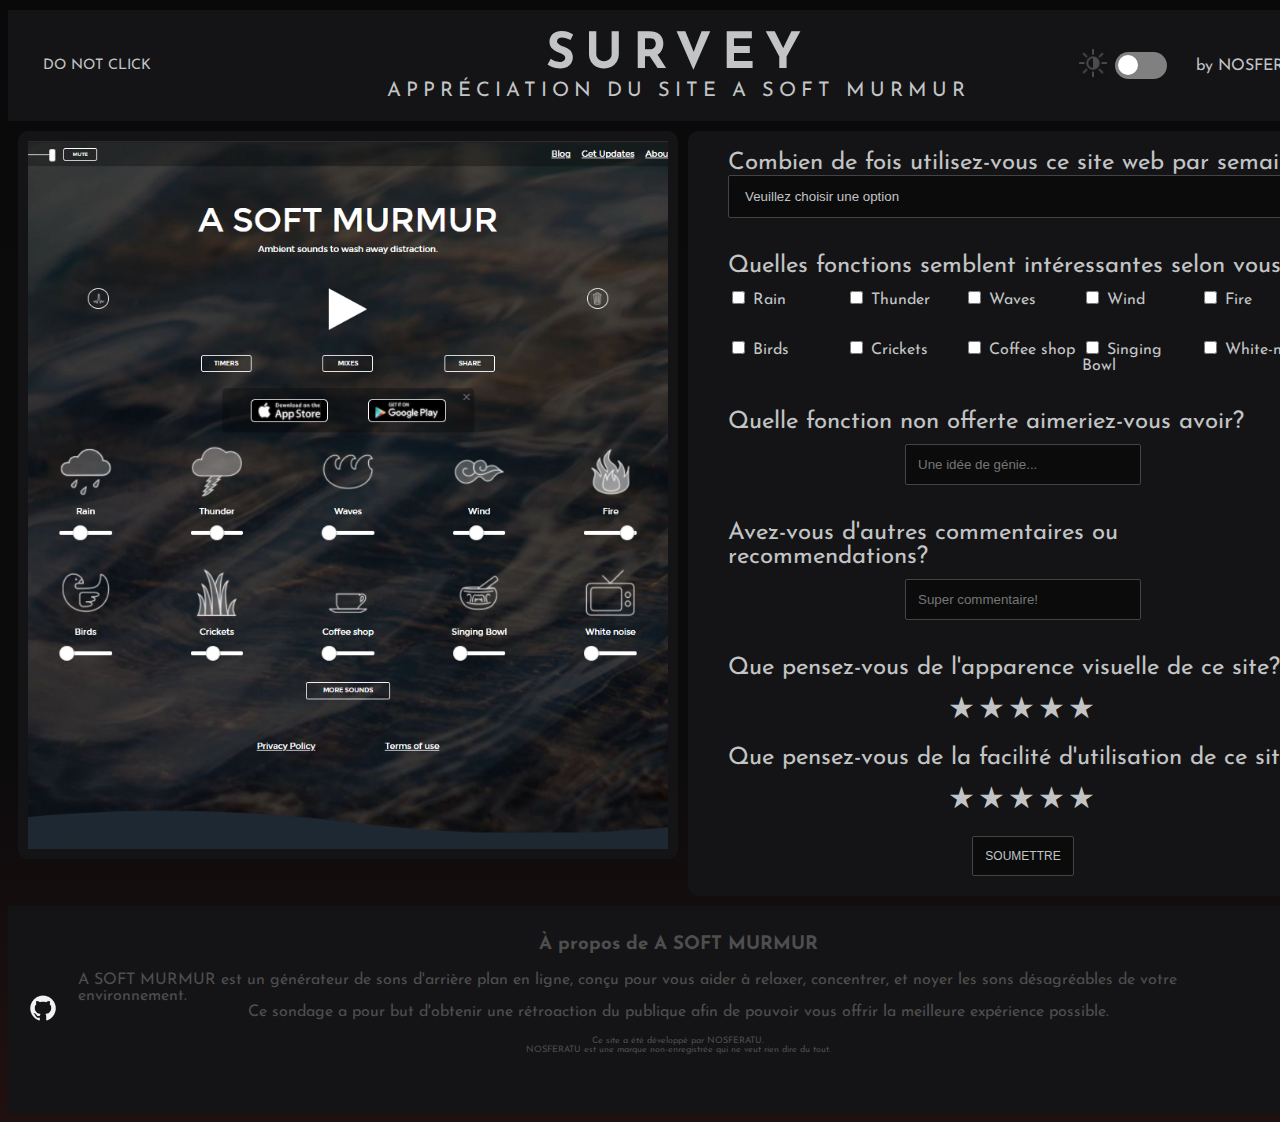
<file: index.html>
<!DOCTYPE html>
<html>

    <head>
        <meta charset="utf-8" />
        <title>Survey</title>
        <link rel="preconnect" href="https://fonts.gstatic.com">
        <link href="https://fonts.googleapis.com/css2?family=Josefin+Sans:wght@100;200&display=swap" rel="stylesheet">
        <link rel="stylesheet" href="styles.css">
        <script src="script.js" defer></script>
    </head>
    <body>
        <div class="container">
            <div class="nav-wrapper">
                <div class="left-side">
                    <div class="nav-link-wrapper">
                        <a href="uClicked.html">Do not click</a>
                    </div>

                </div>
                <div class="middle">
                    <h1>SURVEY</h1>
                    <p2>Appréciation du site A SOFT MURMUR</p2>
                </div>
                <div class="right-side">
                    <div class="light-dark-img">
                        <img src="images/light-dark.png" alt="Github repo" width="30" height="30">
                    </div>
                    <div class="toggle-container">
                        <input type="checkbox" id="switch" name="theme" /><label for="switch">Toggle</label>
                    </div>
                    <div class="nav-brand-wrapper">
                        by NOSFERATU
                    </div>
                </div>
            </div>
            <div class="content-wrapper">
                <div class="survey-items-wrapper">
                    
                    <a href="https://asoftmurmur.com" target="_blank">    
                        <div class="survey-item-wrapper">
                            <div class="UI-to-survey" style="background-image:url(images/UI2.PNG);"></div>
                            <div class="img-text-wrapper">
                                Analysez ce site web
                            </div>
                        </div>
                    </a>
                    <div class="survey-questions-wrapper">
                        <form>
                            <div class="row">
                                <div class="question">Combien de fois utilisez-vous ce site web par semaine?</div>
                                <select id="jours" name="jours">
                                    <option value="choisir">Veuillez choisir une option</option>
                                    <option value="0">0</option>
                                    <option value="1-2">1-2</option>
                                    <option value="3-5">3-5</option>
                                    <option value="6-7">6-7</option>
                                </select>
                            </div><br>
                            <div class="question">Quelles fonctions semblent intéressantes selon vous?</div>
                            <div class="checkboxes">
                                <div class="row">
                                    <input type="checkbox" id="Rain" name="fonction" value="Rain">
                                    <label for="Rain"> Rain</label><br>
                                </div>
                                <div class="row">
                                    <input type="checkbox" id="Thunder" name="fonction" value="Thunder">
                                    <label for="Thunder"> Thunder</label><br>
                                </div>
                                <div class="row">
                                    <input type="checkbox" id="Waves" name="fonction" value="Waves">
                                    <label for="Waves"> Waves</label>
                                </div>
                                <div class="row">
                                    <input type="checkbox" id="Wind" name="fonction" value="Wind">
                                    <label for="Wind"> Wind</label><br>
                                </div>
                                <div class="row">
                                    <input type="checkbox" id="Fire" name="fonction" value="Fire">
                                    <label for="Fire"> Fire</label><br>
                                </div>
                                <div class="row">
                                    <input type="checkbox" id="Birds" name="fonction" value="Birds">
                                    <label for="Birds"> Birds</label>
                                </div>
                                <div class="row">
                                    <input type="checkbox" id="Crickets" name="fonction" value="Crickets">
                                    <label for="Crickets"> Crickets</label>
                                </div>
                                <div class="row">
                                    <input type="checkbox" id="Coffee-shop" name="fonction" value="Coffee-shop">
                                    <label for="Coffee-shop"> Coffee shop</label><br>
                                </div>
                                <div class="row">
                                    <input type="checkbox" id="Singing-Bowl" name="fonction" value="Singing-Bowl">
                                    <label for="Singing-Bowl"> Singing Bowl</label><br>
                                </div>
                                <div class="row">
                                    <input type="checkbox" id="White-noise" name="fonction" value="White-noise">
                                    <label for="White-noise"> White-noise</label>
                                </div>
                            </div><br>
                            <div class="question">Quelle fonction non offerte aimeriez-vous avoir?</div>
                            <input type="text" id="idea" name="idea"  placeholder="Une idée de génie..."><br>
                            <div class="question">Avez-vous d'autres commentaires ou recommendations?</div>
                            <input type="text" id="commentaires" name="commentaires" placeholder="Super commentaire!"><br>
                            <div class="question">Que pensez-vous de l'apparence visuelle de ce site?</div>
                            <div class="rate">
                                <input type="radio" id="star5" name="rate" value="1" />
                                <label for="star5" title="text">5 stars</label>
                                <input type="radio" id="star4" name="rate" value="2" />
                                <label for="star4" title="text">4 stars</label>
                                <input type="radio" id="star3" name="rate" value="3" />
                                <label for="star3" title="text">3 stars</label>
                                <input type="radio" id="star2" name="rate" value="4" />
                                <label for="star2" title="text">2 stars</label>
                                <input type="radio" id="star1" name="rate" value="5" />
                                <label for="star1" title="text">1 star</label>
                            </div>
                            <div class="question">Que pensez-vous de la facilité d'utilisation de ce site?</div>
                            <div class="rate">
                                <input type="radio" id="star6" name="rate2" value="1" />
                                <label for="star6" title="text">6 stars</label>
                                <input type="radio" id="star7" name="rate2" value="2" />
                                <label for="star7" title="text">7 stars</label>
                                <input type="radio" id="star8" name="rate2" value="3" />
                                <label for="star8" title="text">8 stars</label>
                                <input type="radio" id="star9" name="rate2" value="4" />
                                <label for="star9" title="text">9 stars</label>
                                <input type="radio" id="star10" name="rate2" value="5" />
                                <label for="star10" title="text">10 stars</label>
                            </div>
                            
                            <div class="soumettre">
                                <input type="submit" value="Soumettre">
                            </div>
                        </form>
                    </div>
                </div>
                
            </div>
        <div class="page-bottom">
            <div class="bottom-side">
                <a href="https://github.com/4nn3-50ph13/SEG-3525-Survey" target="_blank">    
                    <img src="images/logo.png" alt="Github repo" width="30" height="30">
                </a>
            </div>
            <div class="bottom-centre">
                <h3>À propos de A SOFT MURMUR</h3>
                <p3>A SOFT MURMUR est un générateur de sons d'arrière plan en ligne, conçu pour
                    vous aider à relaxer, concentrer, et noyer les sons désagréables de votre environnement.
                </p3>
                <p4>
                    Ce sondage a pour but d'obtenir une rétroaction du publique afin de pouvoir 
                    vous offrir la meilleure expérience possible.
                </p4>
                <br>
                <p6>
                    Ce site a été développé par NOSFERATU. 
                </p6>
                <p6>
                    NOSFERATU est une marque non-enregistrée qui ne veut rien dire du tout. 
                </p6>
            </div>
            <div class="bottom-side">
                <a href="https://github.com/4nn3-50ph13/SEG-3525-Survey" target="_blank">    
                    <img src="images/logo.png" alt="Github repo" width="30" height="30">
                </a>
            </div>
        </div>
        </div>
    </body>
</html>
</file>
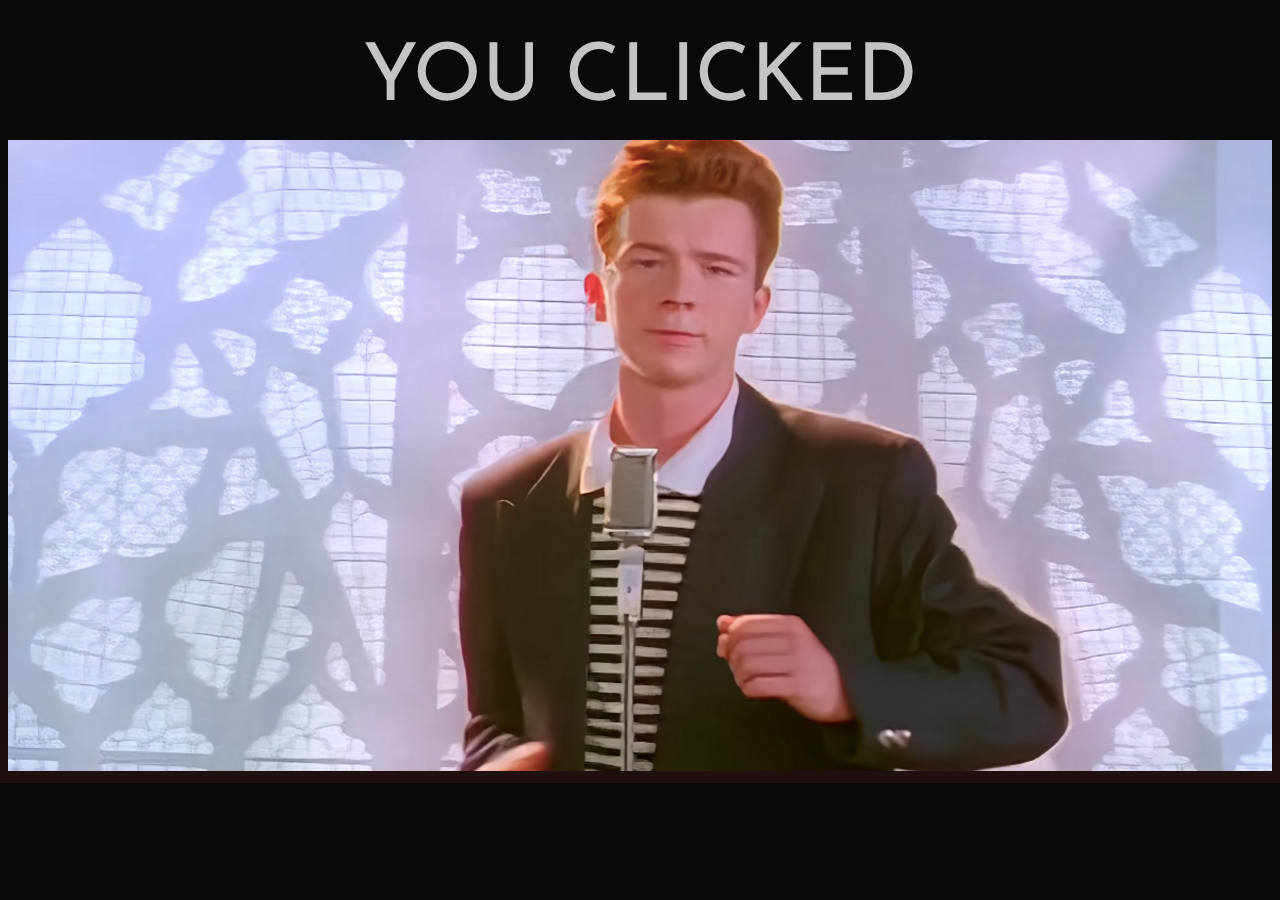
<file: uClicked.html>
<!DOCTYPE html>
<html>

    <head>
        <meta charset="utf-8" />
        <title>Survey</title>
        <link rel="preconnect" href="https://fonts.gstatic.com">
<link href="https://fonts.googleapis.com/css2?family=Josefin+Sans:wght@100;200&display=swap" rel="stylesheet">
        <link rel="stylesheet" href="styles.css">
    </head>
    <body>
        <div class="whydidyouclick">
            <a href="index.html">YOU CLICKED</a>
        </div>
        <div class="rick-roll">
            <img src="images/rick.png" alt="" width="100%">
        </div>
    </body>
</html>
</file>
<file: styles.css>
/* --- G E N E R A L --- */
:root {
    color-scheme: light dark; /* both supported */
}

html {
    --foreground-color: rgb(20, 20, 22);
    --background-color: rgb(11, 11, 12);
    --background-color2: rgb(9, 9, 10);
    --reddish-accent-color: rgb(33, 16, 16);
    --text-color: rgb(194, 196, 197);
    --accent-color: #da681d;
}

html[data-theme='dark'] {
    --foreground-color: rgb(178, 183, 184);
    --background-color: rgb(151, 135, 135);
    --background-color2: #49535ea9;
    --text-color: rgb(36, 36, 36);
    --reddish-accent-color: #3c281e;
    --accent-color: #92603e;
}

body {
    font-family: 'Josefin Sans', sans-serif;
    margin-top: 10px;
    background-color: var(--background-color);
    background-image: linear-gradient( var(--background-color2), var(--background-color), var(--background-color), var(--reddish-accent-color));
}

h1 {
    font-size: 50px;
    letter-spacing: 10px;
    color: var(--text-color);
    text-transform: uppercase;
    margin: 0px;
    text-align: center;
}

p2 {
    font-size: 20px;
    letter-spacing: 5px;
    color: var(--text-color);
    text-transform: uppercase;
    margin: 0px;
    text-align: center;
    display: flex;
    justify-content: center;
}

p6 {
    font-size: 9px;
}

.container {
    display: grid;
    grid-template-columns: 1fr;
}

.content-wrapper {
    height: fit-content;
}

.nav-wrapper {
    background-color:var(--foreground-color);
    padding: 20px;
    display: grid;
    grid-template-columns: 250px auto 250px;
}

.nav-wrapper > .left-side > div {
    font-size: 0.9em;
}

.left-side {
    display: flex;
    text-transform: uppercase;
    padding: 6px;
    text-align: center;
    align-items: center;
}

.right-side {
    display: flex;
    align-items: center;
}

/* The switch - the box around the slider */

.toggle-container {
    padding-right: 20px;
}

.toggle-container > input[type=checkbox]{
	height: 0;
	width: 0;
	visibility: hidden;
}

.toggle-container > label {
	cursor: pointer;
	text-indent: -9999px;
	width: 52px;
	height: 27px;
	background: grey;
	float: right;
	border-radius: 100px;
	position: relative;
}

.toggle-container > label:after {
	content: '';
	position: absolute;
	top: 3px;
	left: 3px;
	width: 20px;
	height: 20px;
	background: #fff;
	border-radius: 90px;
	transition: 0.3s;
}

.toggle-container > input:checked + label {
	background: var(--background-color);
}

.toggle-container > input:checked + label:after {
	left: calc(100% - 5px);
	transform: translateX(-100%);
}

.toggle-container > label:active:after {
	width: 45px;
}

html.transition,
html.transition *,
html.transition *:before,
html.transition *:after {
  transition: all 750ms !important;
  transition-delay: 0 !important;
}

/* --- N A V  B R A N D / R I G T H  S I D E --- */

.nav-brand-wrapper {
    border: 3px solid transparent;
    padding: 6px;
    color: var(--text-color);
    text-decoration: none;
    text-align: right;
    transition: border-bottom 0.5s;
}

.nav-brand-wrapper a {
    color: rgb(194, 196, 197);
    text-decoration: none;
    transition: color 0.5s;
}

.nav-brand-wrapper:hover {
    border: 3px solid rgb(194, 196, 197);
}

.nav-brand-wrapper a:hover {
    color: rgb(194, 196, 197);
}
/* --- N A V  L I N K --- */
.nav-link-wrapper {
    border: 3px solid transparent;
    padding: 6px;
    display: flex;
    color: var(--text-color);
    text-decoration: none;
    border-bottom: 3px solid transparent;
    transition: border-bottom 0.5s;
}

.nav-link-wrapper a {
    color: var(--text-color);
    text-decoration: none;
    transition: color 0.5s;
}

.nav-link-wrapper:hover {
    border-bottom: 3px solid rgb(194, 196, 197);
}

.nav-link-wrapper a:hover {
    color: var(--text-color);
}

/* --- S U R V E Y  B O D Y --- */

.survey-items-wrapper {
    margin-left: auto;
    margin-right: auto;
    padding: 10px;
    height: fit-content;
    max-width: 1400px;
    width: auto;
    display: grid;
    grid-template-columns: auto auto;
    column-gap: 10px;
}
.survey-item-wrapper {
    min-width: 640px;
    max-width: 690px;
    border-radius: 10px;
    position: relative;
    filter: brightness(100%);
    padding: 10px;
    background-color:var(--foreground-color);
}

.UI-to-survey {
    height: 708px;
    width: 100%;
    background-size: cover;
    background-position: center;
    background-repeat: no-repeat;
    transition: filter .5s ease;
}

.img-text-wrapper {
    position: absolute;
    top: 0;
    width: 95%;
    display: flex;
    flex-direction: column;
    justify-content: center;
    text-align: center;
    align-items: center;
    height: 90%;
    font-size: 45px;
    text-transform: uppercase;
    filter: opacity(0%);
    transition: filter .5s ease;
    color: rgb(194, 196, 197);
    text-decoration: none;
}
.img-text-wrapper a{
    text-decoration: none;
}

.survey-item-wrapper:hover .img-text-wrapper {
    filter: opacity(100%);
    transition: filter .5s ease;
}

.survey-item-wrapper:hover .UI-to-survey {
    filter: brightness(20%);
    transition: filter .5s ease;
}

/* --- S U R V E Y  C O N T E N T --- */

form > input[type=text] {
    margin: auto;
    width: 40%;
    transition: 0.5s;
}

form > input[type=text]:focus-visible {
    width: 100%;
}

.survey-questions-wrapper {
    border-radius: 10px;
    background-color:var(--foreground-color);
    padding: 20px;
    padding-left: 30px;
}

form {
    display: grid;
    max-width: 660px;
    grid-template-columns: 1fr;
    padding-left: 10px;
    color: var(--text-color);
    row-gap: 10px;
}

label {
    font-size: 16px;
}

.question {
    font-size: 24px;
}

.checkboxes {
    min-width: 590px;
    max-width: 660px;
    row-gap: 30px;
    width: auto;
    display: grid;
    grid-template-columns: 1fr 1fr 1fr 1fr 1fr;
}

.rate {
    margin: auto;
    float: left;
    height: 46px;
    padding: 0 10px;
}
.rate:not(:checked) > input {
    position:absolute;
    top:-9999px;
}
.rate:not(:checked) > label {
    float:right;
    width:1em;
    overflow:hidden;
    white-space:nowrap;
    cursor:pointer;
    font-size:30px;
    color:var(--text-color);
}
.rate:not(:checked) > label:before {
    content: '★ ';
}
.rate > input:checked ~ label {
    color: var(--accent-color);    
}
.rate:not(:checked) > label:hover,
.rate:not(:checked) > label:hover ~ label {
    color: var(--accent-color);  
}
.rate > input:checked + label:hover,
.rate > input:checked + label:hover ~ label,
.rate > input:checked ~ label:hover,
.rate > input:checked ~ label:hover ~ label,
.rate > label:hover ~ input:checked ~ label {
    color: var(--accent-color);
}


.soumettre {
    margin: auto;
}

input[type=submit] {
    background-color: var(--background-color);
    width: 100%;
    color: var(--text-color);
    padding: 12px 12px;
    font-size: 12px;
    border: 1px solid rgb(68, 68, 68);
    border-radius: 2px;
    cursor: pointer;
    text-transform: uppercase;
}

input[type=text], select {
    background-color: var(--background-color);
    color: var(--text-color);
    width: 100%;
    padding: 12px 12px;
    display: inline-block;
    border: 1px solid rgb(68, 68, 68);
    border-radius: 2px;
    box-sizing: border-box;
}


/* ---  P A G E  B O T T O M --- */

.page-bottom {
    background-color:var(--foreground-color);
    color: rgb(78, 78, 78);
    display: grid;
    grid-template-columns: 1fr 20fr 1fr;
    page-break-after: always;
}

.bottom-side {
    display: flex;
    align-items: center;
    padding: 20px;
}

.bottom-centre{
    display: flex;
    flex-direction: column;
    align-items: center;
    padding-top: 10px;
    padding-bottom: 60px;
}


/* ---  O T H E R --- */

.whydidyouclick {
    font-size: 80px;
    padding-top: 30px;
    color: var(--text-color);
    height: 100px;
    width: 100%;
    text-align: center;
}

.whydidyouclick a{
    color: var(--text-color);
    text-decoration: none;
}
</file>
